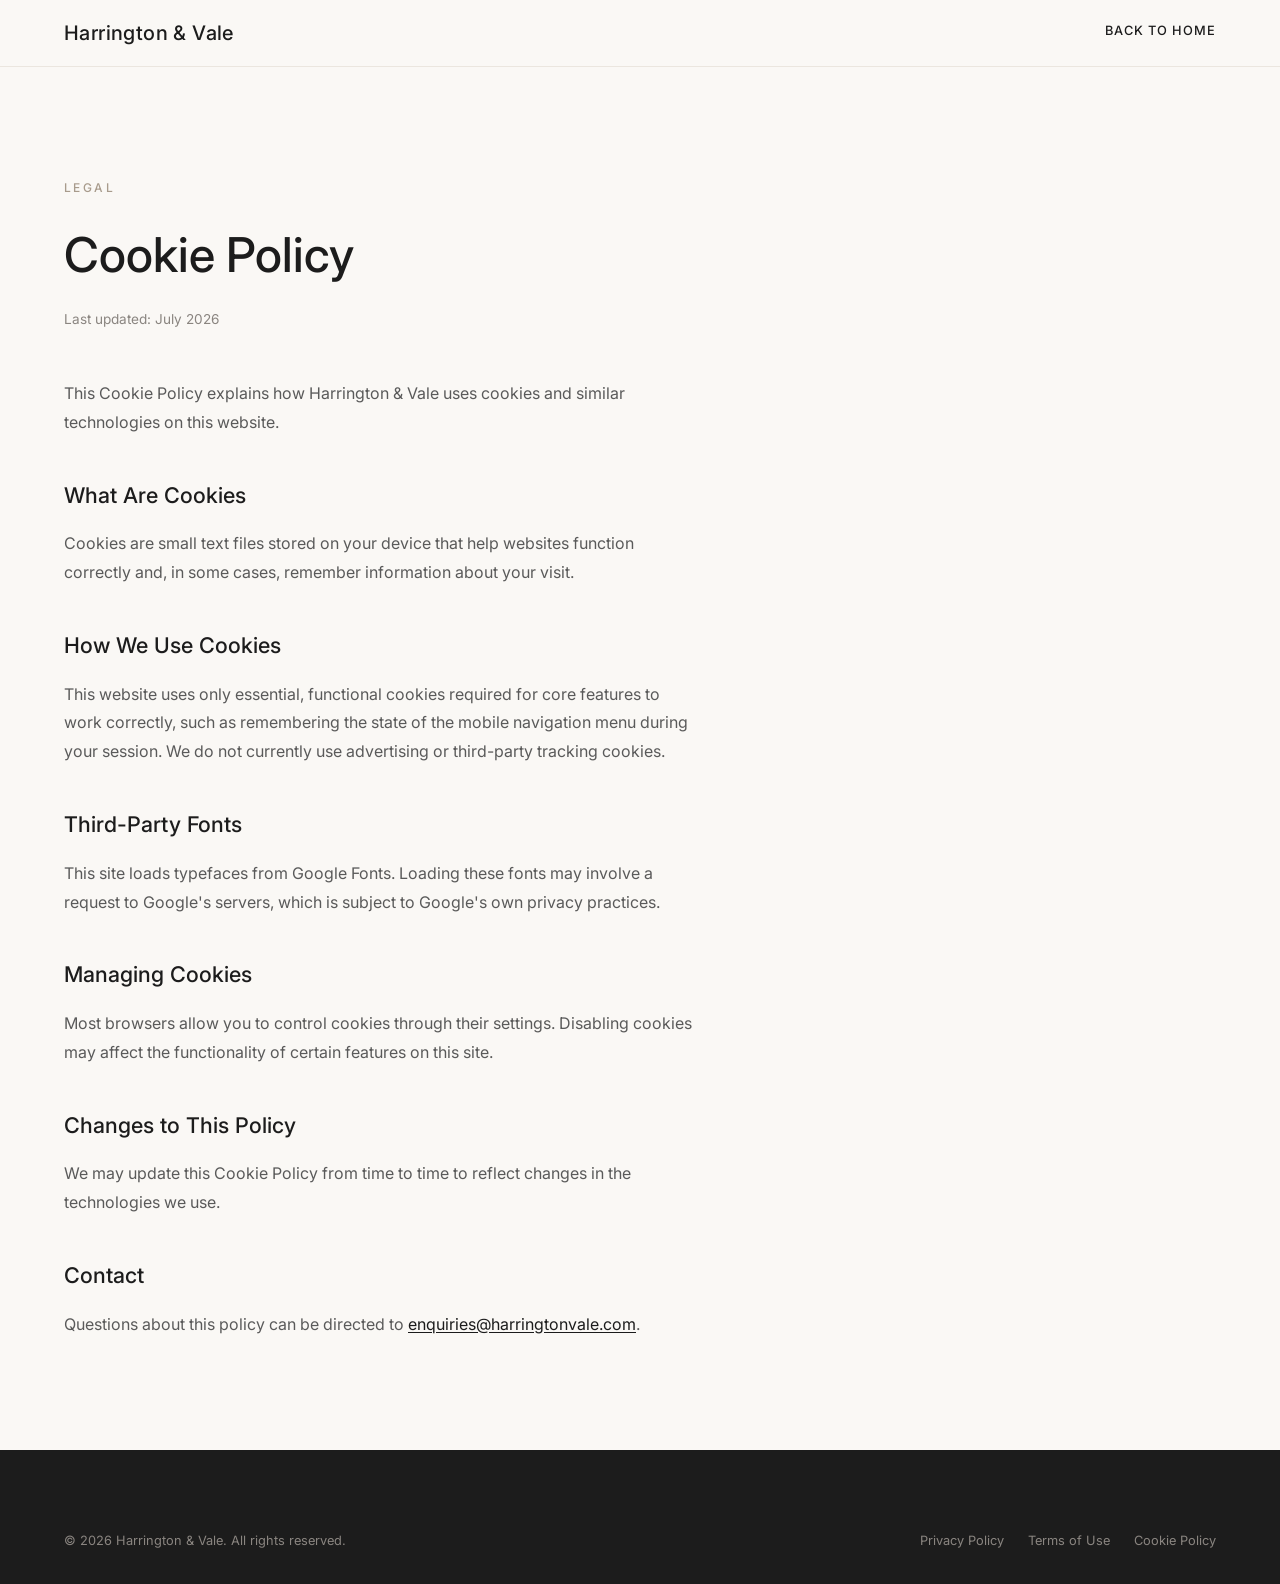
<file: cookies.html>
<!DOCTYPE html>
<html lang="en">
<head>
    <meta charset="UTF-8">
    <meta name="viewport" content="width=device-width, initial-scale=1.0">
    <title>Cookie Policy | Harrington & Vale</title>
    <meta name="description" content="How Harrington & Vale uses cookies on this website.">
    <link rel="preconnect" href="https://fonts.googleapis.com">
    <link rel="preconnect" href="https://fonts.gstatic.com" crossorigin>
    <link href="https://fonts.googleapis.com/css2?family=Inter:wght@300;400;500;600&display=swap" rel="stylesheet">
    <link rel="stylesheet" href="styles.css">
</head>
<body>

    <a href="#legal-content" class="skip-link">Skip to content</a>

    <header class="site-header scrolled" style="position: static;">
        <div class="header-inner">
            <a href="index.html" class="wordmark" style="color: var(--color-charcoal);">Harrington & Vale</a>
            <nav class="main-nav">
                <a href="index.html" class="nav-link" style="color: var(--color-charcoal);">Back to Home</a>
            </nav>
        </div>
    </header>

    <main id="legal-content" class="legal-page">
        <div class="container">
            <p class="section-label">Legal</p>
            <h1 class="legal-title">Cookie Policy</h1>
            <p class="legal-updated">Last updated: July 2026</p>

            <div class="legal-body">
                <p>This Cookie Policy explains how Harrington & Vale uses cookies and similar technologies on this website.</p>

                <h2>What Are Cookies</h2>
                <p>Cookies are small text files stored on your device that help websites function correctly and, in some cases, remember information about your visit.</p>

                <h2>How We Use Cookies</h2>
                <p>This website uses only essential, functional cookies required for core features to work correctly, such as remembering the state of the mobile navigation menu during your session. We do not currently use advertising or third-party tracking cookies.</p>

                <h2>Third-Party Fonts</h2>
                <p>This site loads typefaces from Google Fonts. Loading these fonts may involve a request to Google's servers, which is subject to Google's own privacy practices.</p>

                <h2>Managing Cookies</h2>
                <p>Most browsers allow you to control cookies through their settings. Disabling cookies may affect the functionality of certain features on this site.</p>

                <h2>Changes to This Policy</h2>
                <p>We may update this Cookie Policy from time to time to reflect changes in the technologies we use.</p>

                <h2>Contact</h2>
                <p>Questions about this policy can be directed to <a href="mailto:enquiries@harringtonvale.com">enquiries@harringtonvale.com</a>.</p>
            </div>
        </div>
    </main>

    <footer class="site-footer">
        <div class="container">
            <div class="footer-bottom" style="border-top: none; padding-top: 0;">
                <p>&copy; <span id="currentYear">2026</span> Harrington & Vale. All rights reserved.</p>
                <div class="footer-legal">
                    <a href="privacy.html">Privacy Policy</a>
                    <a href="terms.html">Terms of Use</a>
                    <a href="cookies.html">Cookie Policy</a>
                </div>
            </div>
        </div>
    </footer>

    <script>
        document.getElementById('currentYear').textContent = new Date().getFullYear();
    </script>
</body>
</html>
</file>
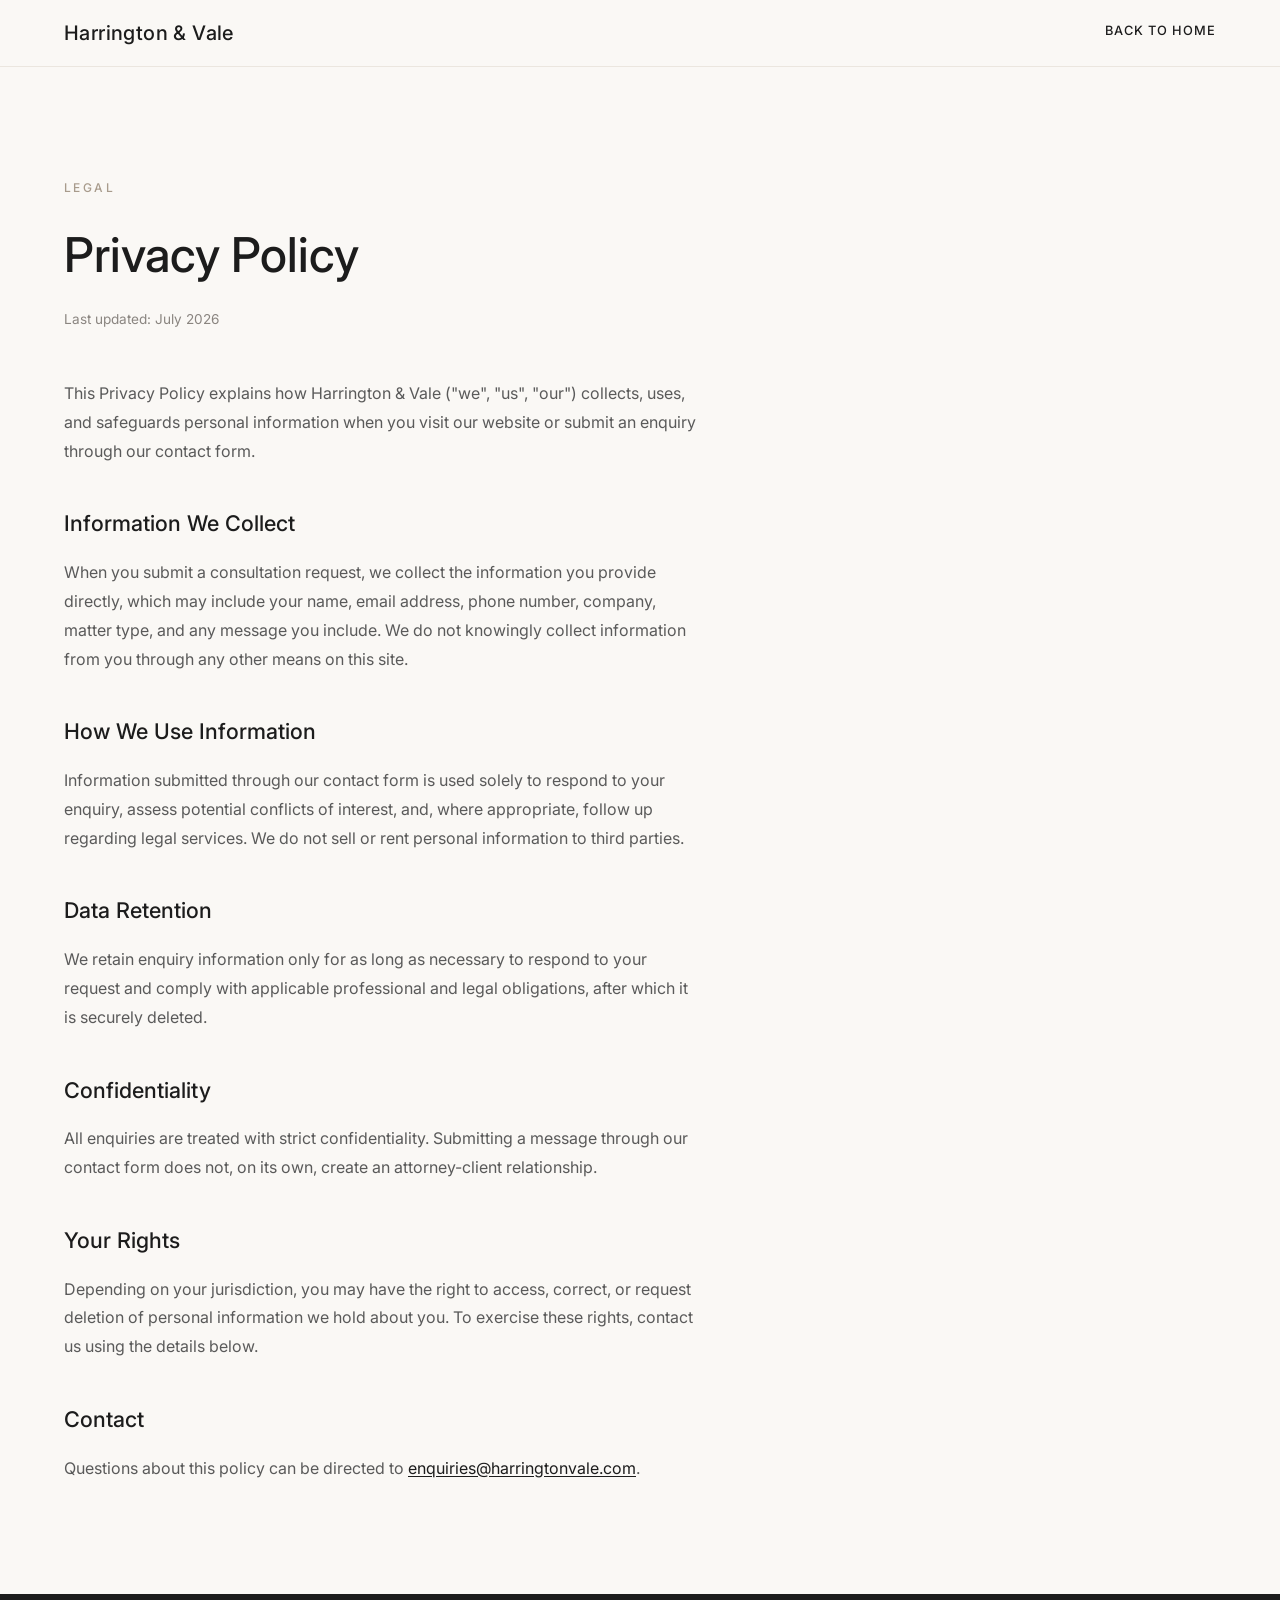
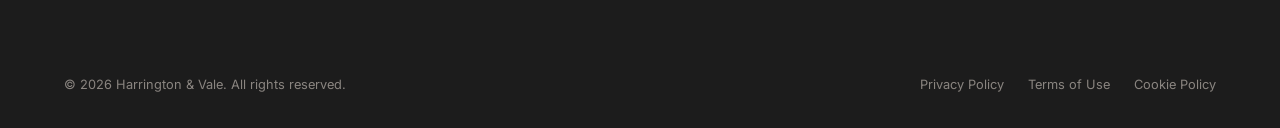
<file: privacy.html>
<!DOCTYPE html>
<html lang="en">
<head>
    <meta charset="UTF-8">
    <meta name="viewport" content="width=device-width, initial-scale=1.0">
    <title>Privacy Policy | Harrington & Vale</title>
    <meta name="description" content="How Harrington & Vale collects, uses, and protects personal information.">
    <link rel="preconnect" href="https://fonts.googleapis.com">
    <link rel="preconnect" href="https://fonts.gstatic.com" crossorigin>
    <link href="https://fonts.googleapis.com/css2?family=Inter:wght@300;400;500;600&display=swap" rel="stylesheet">
    <link rel="stylesheet" href="styles.css">
</head>
<body>

    <a href="#legal-content" class="skip-link">Skip to content</a>

    <header class="site-header scrolled" style="position: static;">
        <div class="header-inner">
            <a href="index.html" class="wordmark" style="color: var(--color-charcoal);">Harrington & Vale</a>
            <nav class="main-nav">
                <a href="index.html" class="nav-link" style="color: var(--color-charcoal);">Back to Home</a>
            </nav>
        </div>
    </header>

    <main id="legal-content" class="legal-page">
        <div class="container">
            <p class="section-label">Legal</p>
            <h1 class="legal-title">Privacy Policy</h1>
            <p class="legal-updated">Last updated: July 2026</p>

            <div class="legal-body">
                <p>This Privacy Policy explains how Harrington & Vale ("we", "us", "our") collects, uses, and safeguards personal information when you visit our website or submit an enquiry through our contact form.</p>

                <h2>Information We Collect</h2>
                <p>When you submit a consultation request, we collect the information you provide directly, which may include your name, email address, phone number, company, matter type, and any message you include. We do not knowingly collect information from you through any other means on this site.</p>

                <h2>How We Use Information</h2>
                <p>Information submitted through our contact form is used solely to respond to your enquiry, assess potential conflicts of interest, and, where appropriate, follow up regarding legal services. We do not sell or rent personal information to third parties.</p>

                <h2>Data Retention</h2>
                <p>We retain enquiry information only for as long as necessary to respond to your request and comply with applicable professional and legal obligations, after which it is securely deleted.</p>

                <h2>Confidentiality</h2>
                <p>All enquiries are treated with strict confidentiality. Submitting a message through our contact form does not, on its own, create an attorney-client relationship.</p>

                <h2>Your Rights</h2>
                <p>Depending on your jurisdiction, you may have the right to access, correct, or request deletion of personal information we hold about you. To exercise these rights, contact us using the details below.</p>

                <h2>Contact</h2>
                <p>Questions about this policy can be directed to <a href="mailto:enquiries@harringtonvale.com">enquiries@harringtonvale.com</a>.</p>
            </div>
        </div>
    </main>

    <footer class="site-footer">
        <div class="container">
            <div class="footer-bottom" style="border-top: none; padding-top: 0;">
                <p>&copy; <span id="currentYear">2026</span> Harrington & Vale. All rights reserved.</p>
                <div class="footer-legal">
                    <a href="privacy.html">Privacy Policy</a>
                    <a href="terms.html">Terms of Use</a>
                    <a href="cookies.html">Cookie Policy</a>
                </div>
            </div>
        </div>
    </footer>

    <script>
        document.getElementById('currentYear').textContent = new Date().getFullYear();
    </script>
</body>
</html>
</file>
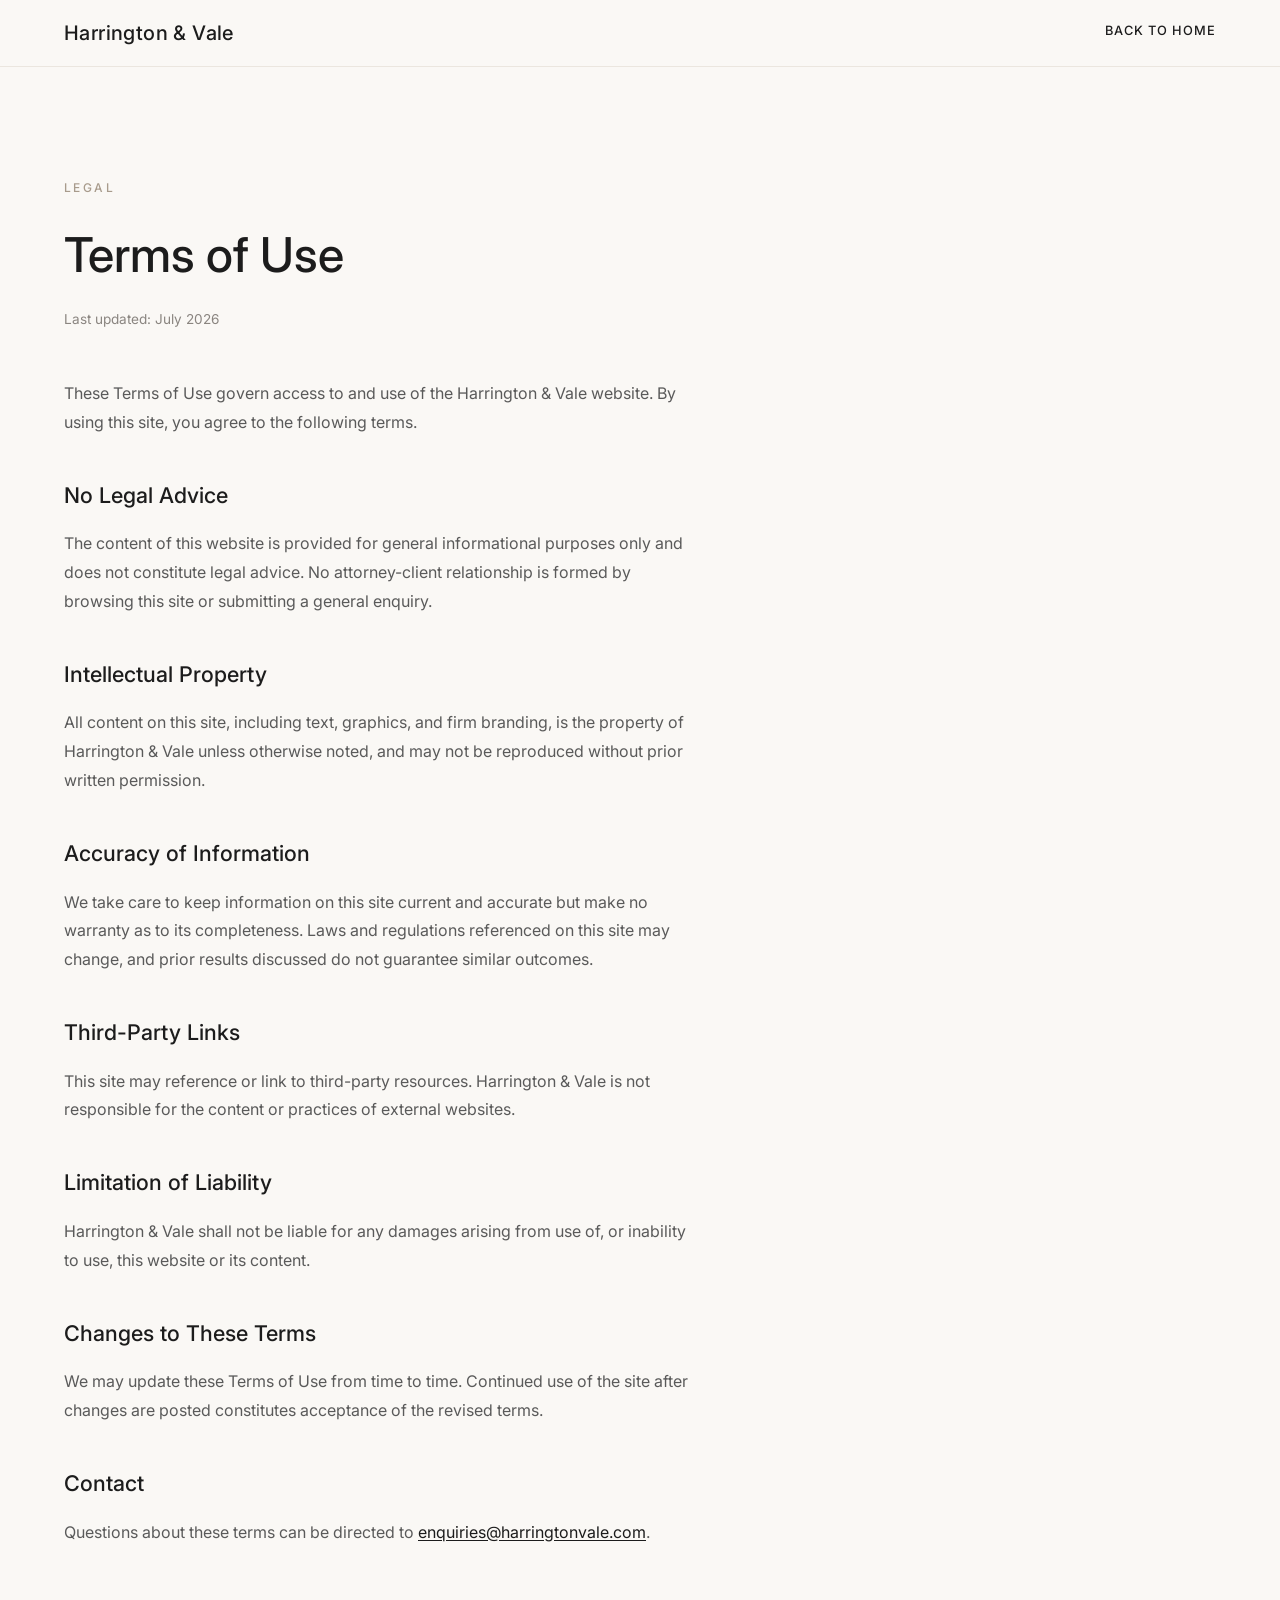
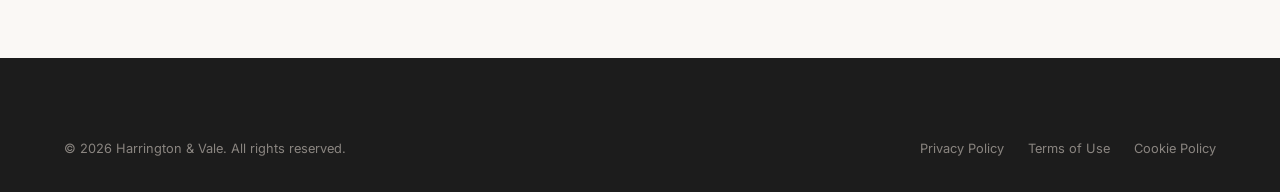
<file: terms.html>
<!DOCTYPE html>
<html lang="en">
<head>
    <meta charset="UTF-8">
    <meta name="viewport" content="width=device-width, initial-scale=1.0">
    <title>Terms of Use | Harrington & Vale</title>
    <meta name="description" content="Terms governing use of the Harrington & Vale website.">
    <link rel="preconnect" href="https://fonts.googleapis.com">
    <link rel="preconnect" href="https://fonts.gstatic.com" crossorigin>
    <link href="https://fonts.googleapis.com/css2?family=Inter:wght@300;400;500;600&display=swap" rel="stylesheet">
    <link rel="stylesheet" href="styles.css">
</head>
<body>

    <a href="#legal-content" class="skip-link">Skip to content</a>

    <header class="site-header scrolled" style="position: static;">
        <div class="header-inner">
            <a href="index.html" class="wordmark" style="color: var(--color-charcoal);">Harrington & Vale</a>
            <nav class="main-nav">
                <a href="index.html" class="nav-link" style="color: var(--color-charcoal);">Back to Home</a>
            </nav>
        </div>
    </header>

    <main id="legal-content" class="legal-page">
        <div class="container">
            <p class="section-label">Legal</p>
            <h1 class="legal-title">Terms of Use</h1>
            <p class="legal-updated">Last updated: July 2026</p>

            <div class="legal-body">
                <p>These Terms of Use govern access to and use of the Harrington & Vale website. By using this site, you agree to the following terms.</p>

                <h2>No Legal Advice</h2>
                <p>The content of this website is provided for general informational purposes only and does not constitute legal advice. No attorney-client relationship is formed by browsing this site or submitting a general enquiry.</p>

                <h2>Intellectual Property</h2>
                <p>All content on this site, including text, graphics, and firm branding, is the property of Harrington & Vale unless otherwise noted, and may not be reproduced without prior written permission.</p>

                <h2>Accuracy of Information</h2>
                <p>We take care to keep information on this site current and accurate but make no warranty as to its completeness. Laws and regulations referenced on this site may change, and prior results discussed do not guarantee similar outcomes.</p>

                <h2>Third-Party Links</h2>
                <p>This site may reference or link to third-party resources. Harrington & Vale is not responsible for the content or practices of external websites.</p>

                <h2>Limitation of Liability</h2>
                <p>Harrington & Vale shall not be liable for any damages arising from use of, or inability to use, this website or its content.</p>

                <h2>Changes to These Terms</h2>
                <p>We may update these Terms of Use from time to time. Continued use of the site after changes are posted constitutes acceptance of the revised terms.</p>

                <h2>Contact</h2>
                <p>Questions about these terms can be directed to <a href="mailto:enquiries@harringtonvale.com">enquiries@harringtonvale.com</a>.</p>
            </div>
        </div>
    </main>

    <footer class="site-footer">
        <div class="container">
            <div class="footer-bottom" style="border-top: none; padding-top: 0;">
                <p>&copy; <span id="currentYear">2026</span> Harrington & Vale. All rights reserved.</p>
                <div class="footer-legal">
                    <a href="privacy.html">Privacy Policy</a>
                    <a href="terms.html">Terms of Use</a>
                    <a href="cookies.html">Cookie Policy</a>
                </div>
            </div>
        </div>
    </footer>

    <script>
        document.getElementById('currentYear').textContent = new Date().getFullYear();
    </script>
</body>
</html>
</file>
<file: styles.css>
/* ============================================
   HARRINGTON & VALE - STYLESHEET
   ============================================ */

/* ---- CSS Variables ---- */
:root {
    --color-ivory: #FAF8F5;
    --color-cream: #F5F1EB;
    --color-warm-white: #FDFCFA;
    --color-stone: #E8E2D8;
    --color-taupe: #D4CFC6;
    --color-charcoal: #1C1C1C;
    --color-dark: #2A2A2A;
    --color-medium: #5A5A5A;
    --color-light-text: #8A8580;
    --color-accent: #A89B8C;
    --color-accent-muted: #C4B8A8;
    --color-border: #E0DAD2;
    --color-border-light: #EBE6DF;
    --font-sans: 'Inter', -apple-system, BlinkMacSystemFont, 'Segoe UI', Roboto, sans-serif;

    --transition-fast: 0.2s ease;
    --transition-medium: 0.35s ease;
    --transition-slow: 0.6s cubic-bezier(0.25, 0.46, 0.45, 0.94);
    --transition-reveal: 0.8s cubic-bezier(0.25, 0.46, 0.45, 0.94);

    --container-max: 1280px;
    --container-padding: clamp(1.5rem, 5vw, 4rem);
}

/* ---- Reset & Base ---- */
*, *::before, *::after {
    margin: 0;
    padding: 0;
    box-sizing: border-box;
}

html {
    scroll-behavior: smooth;
    font-size: 16px;
    -webkit-font-smoothing: antialiased;
    -moz-osx-font-smoothing: grayscale;
}

body {
    font-family: var(--font-sans);
    font-weight: 400;
    font-size: 1rem;
    line-height: 1.7;
    color: var(--color-dark);
    background-color: var(--color-ivory);
    overflow-x: hidden;
}

img {
    max-width: 100%;
    height: auto;
    display: block;
}

a {
    color: inherit;
    text-decoration: none;
}

ul, ol {
    list-style: none;
}

button {
    font-family: inherit;
    cursor: pointer;
    border: none;
    background: none;
}

/* ---- Accessibility ---- */
.skip-link {
    position: fixed;
    top: -60px;
    left: 1rem;
    z-index: 2000;
    background: var(--color-charcoal);
    color: var(--color-warm-white);
    padding: 0.85rem 1.5rem;
    font-size: 0.85rem;
    font-weight: 500;
    letter-spacing: 0.05em;
    transition: top var(--transition-fast);
}

.skip-link:focus {
    top: 1rem;
}

a:focus-visible,
button:focus-visible,
input:focus-visible,
select:focus-visible,
textarea:focus-visible {
    outline: 2px solid var(--color-accent);
    outline-offset: 3px;
}

/* ---- Utility ---- */
.container {
    width: 100%;
    max-width: var(--container-max);
    margin: 0 auto;
    padding: 0 var(--container-padding);
}

.reveal {
    opacity: 0;
    transform: translateY(30px);
    transition: opacity var(--transition-reveal), transform var(--transition-reveal);
}

.reveal.visible {
    opacity: 1;
    transform: translateY(0);
}

.section-label {
    font-family: var(--font-sans);
    font-size: 0.75rem;
    font-weight: 500;
    letter-spacing: 0.2em;
    text-transform: uppercase;
    color: var(--color-accent);
    margin-bottom: 1rem;
}

.section-header {
    margin-bottom: 4rem;
}

.section-title {
    font-family: var(--font-sans);
    font-size: clamp(2rem, 4vw, 3rem);
    font-weight: 500;
    letter-spacing: -0.02em;
    line-height: 1.2;
    color: var(--color-charcoal);
}

.section-disclosure {
    font-size: 0.85rem;
    color: var(--color-light-text);
    margin-top: 1rem;
    max-width: 40ch;
}

/* ---- Buttons ---- */
.btn {
    display: inline-flex;
    align-items: center;
    justify-content: center;
    padding: 1rem 2.5rem;
    font-family: var(--font-sans);
    font-size: 0.85rem;
    font-weight: 500;
    letter-spacing: 0.05em;
    text-transform: uppercase;
    transition: all var(--transition-medium);
    cursor: pointer;
}

.btn-primary {
    background-color: var(--color-charcoal);
    color: var(--color-warm-white);
    border: 1px solid var(--color-charcoal);
}

.btn-primary:hover {
    background-color: var(--color-dark);
    transform: translateY(-2px);
}

.btn-secondary {
    background-color: transparent;
    color: var(--color-warm-white);
    border: 1px solid rgba(255,255,255,0.4);
}

.btn-secondary:hover {
    background-color: rgba(255,255,255,0.1);
    border-color: rgba(255,255,255,0.7);
}

.btn-full {
    width: 100%;
}

/* ============================================
   HEADER
   ============================================ */
.site-header {
    position: fixed;
    top: 0;
    left: 0;
    width: 100%;
    z-index: 1000;
    padding: 1.5rem 0;
    transition: all var(--transition-medium);
    background: transparent;
}

.site-header.scrolled {
    background: rgba(250, 248, 245, 0.95);
    backdrop-filter: blur(12px);
    -webkit-backdrop-filter: blur(12px);
    box-shadow: 0 1px 0 var(--color-border-light);
    padding: 1rem 0;
}

.site-header.scrolled .wordmark,
.site-header.scrolled .nav-link {
    color: var(--color-charcoal);
}

.site-header.scrolled .nav-cta {
    border-color: var(--color-charcoal);
    color: var(--color-charcoal);
}

.site-header.scrolled .nav-cta:hover {
    background: var(--color-charcoal);
    color: var(--color-warm-white);
}

.site-header.scrolled .hamburger span {
    background: var(--color-charcoal);
}

.header-inner {
    max-width: var(--container-max);
    margin: 0 auto;
    padding: 0 var(--container-padding);
    display: flex;
    align-items: center;
    justify-content: space-between;
}

.wordmark {
    font-family: var(--font-sans);
    font-size: 1.25rem;
    font-weight: 500;
    color: var(--color-warm-white);
    letter-spacing: 0.02em;
    transition: color var(--transition-medium);
    z-index: 1001;
}

.main-nav {
    display: flex;
    align-items: center;
    gap: 2.5rem;
}

.nav-link {
    font-size: 0.8rem;
    font-weight: 500;
    letter-spacing: 0.08em;
    text-transform: uppercase;
    color: var(--color-warm-white);
    position: relative;
    transition: color var(--transition-medium);
    padding-bottom: 0.25rem;
}

.nav-link::after {
    content: '';
    position: absolute;
    bottom: 0;
    left: 0;
    width: 0;
    height: 1px;
    background: currentColor;
    transition: width var(--transition-medium);
}

.nav-link:hover::after {
    width: 100%;
}

.nav-cta {
    font-size: 0.75rem;
    font-weight: 500;
    letter-spacing: 0.08em;
    text-transform: uppercase;
    color: var(--color-warm-white);
    border: 1px solid rgba(255,255,255,0.4);
    padding: 0.75rem 1.5rem;
    transition: all var(--transition-medium);
}

.nav-cta:hover {
    background: var(--color-warm-white);
    color: var(--color-charcoal);
    border-color: var(--color-warm-white);
}

/* Hamburger */
.hamburger {
    display: none;
    flex-direction: column;
    gap: 5px;
    z-index: 1001;
    padding: 0.5rem;
}

.hamburger span {
    display: block;
    width: 24px;
    height: 1.5px;
    background: var(--color-warm-white);
    transition: all var(--transition-medium);
}

.hamburger.active span:nth-child(1) {
    transform: rotate(45deg) translate(4px, 5px);
}

.hamburger.active span:nth-child(2) {
    opacity: 0;
}

.hamburger.active span:nth-child(3) {
    transform: rotate(-45deg) translate(4px, -5px);
}

/* Mobile Nav */
@media (max-width: 900px) {
    .hamburger {
        display: flex;
    }

    .main-nav {
        position: fixed;
        top: 0;
        right: -100%;
        width: 100%;
        height: 100vh;
        background: var(--color-ivory);
        flex-direction: column;
        justify-content: center;
        align-items: center;
        gap: 2rem;
        transition: right var(--transition-medium);
    }

    .main-nav.open {
        right: 0;
    }

    .main-nav .nav-link {
        color: var(--color-charcoal);
        font-size: 1.1rem;
    }

    .main-nav .nav-cta {
        color: var(--color-charcoal);
        border-color: var(--color-charcoal);
        margin-top: 1rem;
    }
}

/* ============================================
   HERO
   ============================================ */
.hero {
    position: relative;
    min-height: 100vh;
    display: flex;
    align-items: center;
    overflow: hidden;
}

.hero-image {
    position: absolute;
    inset: 0;
    z-index: 0;
}

.hero-image img {
    width: 100%;
    height: 100%;
    object-fit: cover;
    object-position: center;
}

.hero-overlay {
    position: absolute;
    inset: 0;
    background: rgba(28, 28, 28, 0.55);
}

.hero-content {
    position: relative;
    z-index: 1;
    max-width: var(--container-max);
    margin: 0 auto;
    padding: 0 var(--container-padding);
    padding-top: 6rem;
    width: 100%;
}

.hero-label {
    font-size: 0.75rem;
    font-weight: 500;
    letter-spacing: 0.3em;
    text-transform: uppercase;
    color: var(--color-accent-muted);
    margin-bottom: 1.5rem;
}

.hero-headline {
    font-family: var(--font-sans);
    font-size: clamp(2.1rem, 5vw, 3.75rem);
    font-weight: 500;
    letter-spacing: -0.02em;
    line-height: 1.15;
    color: var(--color-warm-white);
    max-width: 860px;
    margin-bottom: 1.5rem;
}

.hero-subtext {
    font-size: 1.1rem;
    font-weight: 300;
    line-height: 1.8;
    color: rgba(255,255,255,0.75);
    max-width: 560px;
    margin-bottom: 2.5rem;
}

.hero-actions {
    display: flex;
    gap: 1rem;
    flex-wrap: wrap;
}

/* ============================================
   FIRM STATEMENT
   ============================================ */
.firm-statement {
    padding: 8rem 0;
    background: var(--color-cream);
}

.statement-grid {
    display: grid;
    grid-template-columns: 1fr 1fr;
    gap: 4rem;
    align-items: start;
}

.statement-text {
    position: relative;
}

.statement-text::before {
    content: '01';
    position: absolute;
    top: -2.5rem;
    left: -0.5rem;
    font-family: var(--font-sans);
    font-size: 9rem;
    font-weight: 500;
    color: var(--color-charcoal);
    opacity: 0.045;
    line-height: 1;
    pointer-events: none;
    z-index: -1;
}

.statement-headline {
    font-family: var(--font-sans);
    font-size: clamp(2rem, 4vw, 3.5rem);
    font-weight: 500;
    line-height: 1.2;
    color: var(--color-charcoal);
    margin-bottom: 2rem;
}

.statement-body p {
    font-size: 1.05rem;
    line-height: 1.8;
    color: var(--color-medium);
    margin-bottom: 1.25rem;
}

.statement-visual {
    position: relative;
    overflow: hidden;
    margin-top: 3rem;
}

.statement-visual img {
    width: 100%;
    height: 100%;
    object-fit: cover;
    aspect-ratio: 4/5;
    transition: transform var(--transition-slow);
}

.statement-visual:hover img {
    transform: scale(1.03);
}

@media (max-width: 900px) {
    .statement-grid {
        grid-template-columns: 1fr;
        gap: 3rem;
    }

    .statement-visual {
        margin-top: 0;
    }

    .statement-visual img {
        aspect-ratio: 16/9;
    }
}

/* ============================================
   PRACTICE AREAS
   ============================================ */
.practice-areas {
    padding: 8rem 0;
    background: var(--color-ivory);
}

.practice-list {
    border-top: 1px solid var(--color-border);
}

.practice-item {
    display: grid;
    grid-template-columns: 60px 1fr 40px;
    gap: 2rem;
    align-items: center;
    padding: 2rem 0;
    border-bottom: 1px solid var(--color-border);
    cursor: pointer;
    transition: all var(--transition-medium);
}

.practice-item:hover {
    padding-left: 1rem;
    background: var(--color-warm-white);
}

.practice-number {
    font-family: var(--font-sans);
    font-size: 0.9rem;
    font-weight: 500;
    color: var(--color-light-text);
    letter-spacing: 0.05em;
}

.practice-content h3 {
    font-family: var(--font-sans);
    font-size: 1.5rem;
    font-weight: 500;
    color: var(--color-charcoal);
    margin-bottom: 0.5rem;
    transition: color var(--transition-medium);
}

.practice-item:hover .practice-content h3 {
    color: var(--color-accent);
}

.practice-content p {
    font-size: 0.95rem;
    color: var(--color-medium);
    line-height: 1.6;
    max-width: 600px;
}

.practice-arrow {
    color: var(--color-light-text);
    transition: all var(--transition-medium);
    opacity: 0;
    transform: translateX(-10px);
}

.practice-item:hover .practice-arrow {
    opacity: 1;
    transform: translateX(0);
    color: var(--color-accent);
}

@media (max-width: 700px) {
    .practice-item {
        grid-template-columns: 40px 1fr;
        gap: 1rem;
    }

    .practice-arrow {
        display: none;
    }
}

/* ============================================
   WHY HARRINGTON & VALE
   ============================================ */
.why-us {
    padding: 9rem 0;
    background: var(--color-charcoal);
}

.why-us .section-label {
    color: var(--color-accent-muted);
}

.why-us .section-title {
    color: var(--color-warm-white);
}

.principles-grid {
    display: grid;
    grid-template-columns: repeat(4, 1fr);
    gap: 3rem;
}

.principle {
    text-align: left;
    padding: 0 2rem 0 0;
    position: relative;
}

.principle:not(:last-child)::after {
    content: '';
    position: absolute;
    right: -1.5rem;
    top: 20%;
    height: 60%;
    width: 1px;
    background: rgba(255, 255, 255, 0.1);
}

.principle-letter {
    display: block;
    font-family: var(--font-sans);
    font-size: clamp(3.5rem, 6vw, 5.5rem);
    font-weight: 500;
    color: var(--color-accent-muted);
    line-height: 1;
    margin-bottom: 1.5rem;
    opacity: 0.85;
}

.principle h3 {
    font-family: var(--font-sans);
    font-size: 1.5rem;
    font-weight: 500;
    color: var(--color-warm-white);
    margin-bottom: 1rem;
}

.principle p {
    font-size: 0.95rem;
    line-height: 1.7;
    color: var(--color-taupe);
}

@media (max-width: 900px) {
    .principles-grid {
        grid-template-columns: repeat(2, 1fr);
        gap: 2rem;
    }

    .principle:not(:last-child)::after {
        display: none;
    }
}

@media (max-width: 600px) {
    .principles-grid {
        grid-template-columns: 1fr;
    }
}

/* ============================================
   ATTORNEYS
   ============================================ */
.attorneys {
    padding: 8rem 0;
    background: var(--color-ivory);
}

.attorneys-grid {
    display: grid;
    grid-template-columns: repeat(4, 1fr);
    gap: 2rem;
}

.attorney-profile {
    text-align: center;
}

.attorney-image {
    overflow: hidden;
    margin-bottom: 1.5rem;
    position: relative;
}

.attorney-image::after {
    content: '';
    position: absolute;
    inset: 0;
    background: rgba(28, 28, 28, 0.12);
    opacity: 0;
    transition: opacity var(--transition-medium);
}

.attorney-profile:hover .attorney-image::after {
    opacity: 1;
}

.attorney-image img {
    width: 100%;
    aspect-ratio: 3/4;
    object-fit: cover;
    filter: grayscale(20%);
    transition: all var(--transition-slow);
}

.attorney-profile:hover .attorney-image img {
    filter: grayscale(0%);
    transform: scale(1.03);
}

.attorney-info h3 {
    font-family: var(--font-sans);
    font-size: 1.25rem;
    font-weight: 500;
    color: var(--color-charcoal);
    margin-bottom: 0.25rem;
}

.attorney-position {
    font-size: 0.8rem;
    font-weight: 500;
    letter-spacing: 0.1em;
    text-transform: uppercase;
    color: var(--color-accent);
    margin-bottom: 0.5rem;
}

.attorney-focus {
    font-size: 0.9rem;
    color: var(--color-medium);
}

@media (max-width: 900px) {
    .attorneys-grid {
        grid-template-columns: repeat(2, 1fr);
    }
}

@media (max-width: 500px) {
    .attorneys-grid {
        grid-template-columns: 1fr;
        max-width: 320px;
        margin: 0 auto;
    }
}

/* ============================================
   SELECTED MATTERS
   ============================================ */
.selected-matters {
    padding: 8rem 0;
    background: var(--color-cream);
}

.matters-list {
    display: grid;
    grid-template-columns: repeat(2, 1fr);
    gap: 3rem;
}

.matter {
    padding: 2.5rem;
    background: var(--color-warm-white);
    border: 1px solid var(--color-border-light);
    transition: all var(--transition-medium);
}

.matter:hover {
    border-color: var(--color-border);
    box-shadow: 0 4px 20px rgba(0,0,0,0.04);
    transform: translateY(-4px);
}

.matter-meta {
    display: flex;
    gap: 1rem;
    margin-bottom: 1.25rem;
    align-items: center;
}

.matter-type {
    font-size: 0.7rem;
    font-weight: 500;
    letter-spacing: 0.15em;
    text-transform: uppercase;
    color: var(--color-accent);
    border: 1px solid var(--color-border);
    padding: 0.35rem 0.75rem;
}

.matter-year {
    font-size: 0.8rem;
    color: var(--color-light-text);
}

.matter h3 {
    font-family: var(--font-sans);
    font-size: 1.35rem;
    font-weight: 500;
    color: var(--color-charcoal);
    margin-bottom: 1rem;
    line-height: 1.3;
}

.matter p {
    font-size: 0.95rem;
    line-height: 1.7;
    color: var(--color-medium);
}

@media (max-width: 800px) {
    .matters-list {
        grid-template-columns: 1fr;
    }
}

/* ============================================
   INSIGHTS
   ============================================ */
.insights {
    padding: 8rem 0;
    background: var(--color-ivory);
}

.insights-grid {
    display: grid;
    grid-template-columns: repeat(2, 1fr);
    gap: 2.5rem;
}

.insight-card {
    display: grid;
    grid-template-columns: 200px 1fr;
    gap: 1.5rem;
    background: var(--color-warm-white);
    border: 1px solid var(--color-border-light);
    overflow: hidden;
    transition: all var(--transition-medium);
}

.insight-card:hover {
    border-color: var(--color-border);
    box-shadow: 0 4px 24px rgba(0,0,0,0.04);
}

.insight-image {
    overflow: hidden;
}

.insight-image img {
    width: 100%;
    height: 100%;
    object-fit: cover;
    transition: transform var(--transition-slow);
}

.insight-card:hover .insight-image img {
    transform: scale(1.05);
}

.insight-content {
    padding: 1.5rem 1.5rem 1.5rem 0;
    display: flex;
    flex-direction: column;
    justify-content: center;
}

.insight-category {
    font-size: 0.7rem;
    font-weight: 500;
    letter-spacing: 0.15em;
    text-transform: uppercase;
    color: var(--color-accent);
    margin-bottom: 0.75rem;
}

.insight-content h3 {
    font-family: var(--font-sans);
    font-size: 1.15rem;
    font-weight: 500;
    color: var(--color-charcoal);
    margin-bottom: 0.75rem;
    line-height: 1.3;
}

.insight-content p {
    font-size: 0.9rem;
    line-height: 1.6;
    color: var(--color-medium);
    margin-bottom: 1rem;
}

.insight-link {
    font-size: 0.8rem;
    font-weight: 500;
    letter-spacing: 0.05em;
    text-transform: uppercase;
    color: var(--color-charcoal);
    display: inline-flex;
    align-items: center;
    gap: 0.5rem;
    transition: color var(--transition-medium);
}

.insight-link:hover {
    color: var(--color-accent);
}

.insight-link span {
    transition: transform var(--transition-medium);
}

.insight-link:hover span {
    transform: translateX(4px);
}

@media (max-width: 900px) {
    .insights-grid {
        grid-template-columns: 1fr;
    }

    .insight-card {
        grid-template-columns: 160px 1fr;
    }
}

@media (max-width: 600px) {
    .insight-card {
        grid-template-columns: 1fr;
    }

    .insight-image {
        height: 180px;
    }

    .insight-content {
        padding: 1.5rem;
    }
}

/* ============================================
   OFFICES
   ============================================ */
.offices {
    padding: 8rem 0;
    background: var(--color-ivory);
}

.offices-grid {
    display: grid;
    grid-template-columns: repeat(3, 1fr);
    gap: 2rem;
}

.office {
    background: var(--color-warm-white);
    border: 1px solid var(--color-border-light);
    overflow: hidden;
    transition: all var(--transition-medium);
}

.office:hover {
    border-color: var(--color-border);
    box-shadow: 0 4px 20px rgba(0,0,0,0.04);
}

.office-image {
    overflow: hidden;
    height: 220px;
}

.office-image img {
    width: 100%;
    height: 100%;
    object-fit: cover;
    transition: transform var(--transition-slow);
}

.office:hover .office-image img {
    transform: scale(1.05);
}

.office-details {
    padding: 1.75rem;
}

.office-details h3 {
    font-family: var(--font-sans);
    font-size: 1.35rem;
    font-weight: 500;
    color: var(--color-charcoal);
    margin-bottom: 1rem;
}

.office-details address {
    font-style: normal;
    font-size: 0.9rem;
    line-height: 1.7;
    color: var(--color-medium);
    margin-bottom: 1rem;
}

.office-phone {
    font-size: 0.9rem;
    font-weight: 500;
    color: var(--color-charcoal);
    transition: color var(--transition-medium);
}

.office-phone:hover {
    color: var(--color-accent);
}

@media (max-width: 900px) {
    .offices-grid {
        grid-template-columns: 1fr;
        max-width: 500px;
        margin: 0 auto;
    }
}

/* ============================================
   CONTACT
   ============================================ */
.contact {
    padding: 8rem 0;
    background: var(--color-cream);
}

.contact-grid {
    display: grid;
    grid-template-columns: 1fr 1.2fr;
    gap: 5rem;
    align-items: start;
}

.contact-info h2 {
    font-family: var(--font-sans);
    font-size: clamp(2rem, 4vw, 3rem);
    font-weight: 500;
    color: var(--color-charcoal);
    margin-bottom: 1.5rem;
    line-height: 1.2;
}

.contact-lead {
    font-size: 1.05rem;
    line-height: 1.8;
    color: var(--color-medium);
    margin-bottom: 3rem;
}

.contact-details {
    display: flex;
    flex-direction: column;
    gap: 1.5rem;
}

.contact-detail {
    display: flex;
    flex-direction: column;
    gap: 0.25rem;
}

.detail-label {
    font-size: 0.7rem;
    font-weight: 500;
    letter-spacing: 0.15em;
    text-transform: uppercase;
    color: var(--color-light-text);
}

.contact-detail a {
    font-size: 1rem;
    color: var(--color-charcoal);
    transition: color var(--transition-medium);
}

.contact-detail a:hover {
    color: var(--color-accent);
}

/* Contact Form */
.contact-form-wrapper {
    background: var(--color-warm-white);
    border: 1px solid var(--color-border-light);
    padding: 3rem;
}

.contact-form {
    display: flex;
    flex-direction: column;
    gap: 1.5rem;
}

.form-row {
    display: grid;
    grid-template-columns: 1fr 1fr;
    gap: 1.5rem;
}

.form-group {
    display: flex;
    flex-direction: column;
    gap: 0.5rem;
}

.form-group label {
    font-size: 0.75rem;
    font-weight: 500;
    letter-spacing: 0.1em;
    text-transform: uppercase;
    color: var(--color-light-text);
}

.form-group input,
.form-group select,
.form-group textarea {
    font-family: var(--font-sans);
    font-size: 0.95rem;
    padding: 0.875rem 1rem;
    border: 1px solid var(--color-border);
    background: var(--color-ivory);
    color: var(--color-charcoal);
    transition: all var(--transition-medium);
    outline: none;
    width: 100%;
}

.form-group input:focus,
.form-group select:focus,
.form-group textarea:focus {
    border-color: var(--color-accent);
    background: var(--color-warm-white);
}

.form-group input.has-error,
.form-group select.has-error,
.form-group textarea.has-error {
    border-color: #b3453f;
}

.form-error {
    font-size: 0.8rem;
    color: #b3453f;
    min-height: 1em;
}

.form-honeypot {
    position: absolute;
    left: -9999px;
    width: 1px;
    height: 1px;
    overflow: hidden;
}

.form-status {
    font-size: 0.9rem;
    padding: 0.85rem 1rem;
    text-align: center;
    border: 1px solid transparent;
}

.form-status-success {
    color: #3f5f3f;
    background: rgba(63, 95, 63, 0.08);
    border-color: rgba(63, 95, 63, 0.25);
}

.form-status-error {
    color: #8a3833;
    background: rgba(179, 69, 63, 0.08);
    border-color: rgba(179, 69, 63, 0.25);
}

.form-group input::placeholder,
.form-group textarea::placeholder {
    color: var(--color-taupe);
}

.form-group select {
    appearance: none;
    background-image: url("data:image/svg+xml,%3Csvg width='12' height='8' viewBox='0 0 12 8' fill='none' xmlns='http://www.w3.org/2000/svg'%3E%3Cpath d='M1 1.5L6 6.5L11 1.5' stroke='%238A8580' stroke-width='1.5' stroke-linecap='round' stroke-linejoin='round'/%3E%3C/svg%3E");
    background-repeat: no-repeat;
    background-position: right 1rem center;
    padding-right: 2.5rem;
}

.form-group textarea {
    resize: vertical;
    min-height: 120px;
}

.form-note {
    font-size: 0.8rem;
    color: var(--color-light-text);
    text-align: center;
    margin-top: 0.5rem;
}

@media (max-width: 900px) {
    .contact-grid {
        grid-template-columns: 1fr;
        gap: 3rem;
    }

    .contact-form-wrapper {
        padding: 2rem;
    }
}

@media (max-width: 500px) {
    .form-row {
        grid-template-columns: 1fr;
    }
}

/* ============================================
   FOOTER
   ============================================ */
.site-footer {
    padding: 5rem 0 2rem;
    background: var(--color-charcoal);
    color: var(--color-taupe);
}

.footer-grid {
    display: grid;
    grid-template-columns: 2fr 1fr 1.5fr 1.5fr;
    gap: 3rem;
    padding-bottom: 4rem;
    border-bottom: 1px solid rgba(255,255,255,0.08);
    margin-bottom: 2rem;
}

.footer-wordmark {
    font-family: var(--font-sans);
    font-size: 1.5rem;
    font-weight: 500;
    color: var(--color-warm-white);
    display: inline-block;
    margin-bottom: 1rem;
}

.footer-tagline {
    font-size: 0.95rem;
    line-height: 1.6;
    color: var(--color-light-text);
    max-width: 280px;
}

.footer-nav h4,
.footer-practice h4,
.footer-contact h4 {
    font-family: var(--font-sans);
    font-size: 0.75rem;
    font-weight: 500;
    letter-spacing: 0.15em;
    text-transform: uppercase;
    color: var(--color-warm-white);
    margin-bottom: 1.5rem;
}

.footer-nav ul,
.footer-practice ul,
.footer-contact ul {
    display: flex;
    flex-direction: column;
    gap: 0.75rem;
}

.footer-nav a,
.footer-practice a,
.footer-contact a {
    font-size: 0.9rem;
    color: var(--color-taupe);
    transition: color var(--transition-medium);
}

.footer-nav a:hover,
.footer-practice a:hover,
.footer-contact a:hover {
    color: var(--color-warm-white);
}

.footer-social {
    display: flex;
    gap: 1rem;
    margin-top: 1.5rem;
}

.footer-social a {
    color: var(--color-taupe);
    transition: color var(--transition-medium);
}

.footer-social a:hover {
    color: var(--color-warm-white);
}

.footer-bottom {
    display: flex;
    justify-content: space-between;
    align-items: center;
    flex-wrap: wrap;
    gap: 1rem;
}

.footer-bottom p {
    font-size: 0.8rem;
    color: var(--color-light-text);
}

.footer-legal {
    display: flex;
    gap: 1.5rem;
}

.footer-legal a {
    font-size: 0.8rem;
    color: var(--color-light-text);
    transition: color var(--transition-medium);
}

.footer-legal a:hover {
    color: var(--color-warm-white);
}

@media (max-width: 900px) {
    .footer-grid {
        grid-template-columns: repeat(2, 1fr);
    }
}

@media (max-width: 600px) {
    .footer-grid {
        grid-template-columns: 1fr;
        gap: 2rem;
    }

    .footer-bottom {
        flex-direction: column;
        text-align: center;
    }
}

/* ============================================
   ARTICLE MODAL
   ============================================ */
.article-modal {
    position: fixed;
    inset: 0;
    z-index: 2000;
    display: flex;
    align-items: center;
    justify-content: center;
    padding: 1.5rem;
}

.article-modal[hidden] {
    display: none;
}

.article-modal-backdrop {
    position: absolute;
    inset: 0;
    background: rgba(28, 28, 28, 0.55);
    backdrop-filter: blur(2px);
}

.article-modal-panel {
    position: relative;
    max-width: 640px;
    width: 100%;
    max-height: 85vh;
    overflow-y: auto;
    background: var(--color-warm-white);
    padding: 3.5rem 3rem;
    box-shadow: 0 24px 60px rgba(0, 0, 0, 0.25);
}

.article-modal-close {
    position: absolute;
    top: 1.25rem;
    right: 1.25rem;
    color: var(--color-medium);
    padding: 0.5rem;
    transition: color var(--transition-fast);
}

.article-modal-close:hover {
    color: var(--color-charcoal);
}

.article-modal-category {
    display: block;
    font-size: 0.7rem;
    font-weight: 500;
    letter-spacing: 0.15em;
    text-transform: uppercase;
    color: var(--color-accent);
    margin-bottom: 1rem;
}

.article-modal-title {
    font-family: var(--font-sans);
    font-size: clamp(1.5rem, 3vw, 2rem);
    font-weight: 500;
    color: var(--color-charcoal);
    line-height: 1.25;
    margin-bottom: 1.75rem;
}

.article-modal-body p {
    font-size: 0.98rem;
    line-height: 1.8;
    color: var(--color-medium);
    margin-bottom: 1.25rem;
}

.article-modal-body p:last-child {
    margin-bottom: 0;
}

@media (max-width: 600px) {
    .article-modal-panel {
        padding: 2.5rem 1.5rem;
        max-height: 90vh;
    }
}

/* ============================================
   LEGAL PAGES (privacy / terms / cookies)
   ============================================ */
.legal-page {
    padding: 7rem 0 6rem;
    max-width: 760px;
}

.legal-page .container {
    max-width: 760px;
}

.legal-title {
    font-family: var(--font-sans);
    font-size: clamp(2rem, 4vw, 3rem);
    font-weight: 500;
    color: var(--color-charcoal);
    margin-bottom: 0.75rem;
}

.legal-updated {
    font-size: 0.85rem;
    color: var(--color-light-text);
    margin-bottom: 3rem;
}

.legal-body h2 {
    font-family: var(--font-sans);
    font-size: 1.35rem;
    font-weight: 500;
    color: var(--color-charcoal);
    margin: 2.5rem 0 1rem;
}

.legal-body p {
    font-size: 1rem;
    line-height: 1.8;
    color: var(--color-medium);
    margin-bottom: 1rem;
}

.legal-body a {
    color: var(--color-charcoal);
    text-decoration: underline;
    text-underline-offset: 2px;
}

.legal-body a:hover {
    color: var(--color-accent);
}
</file>
